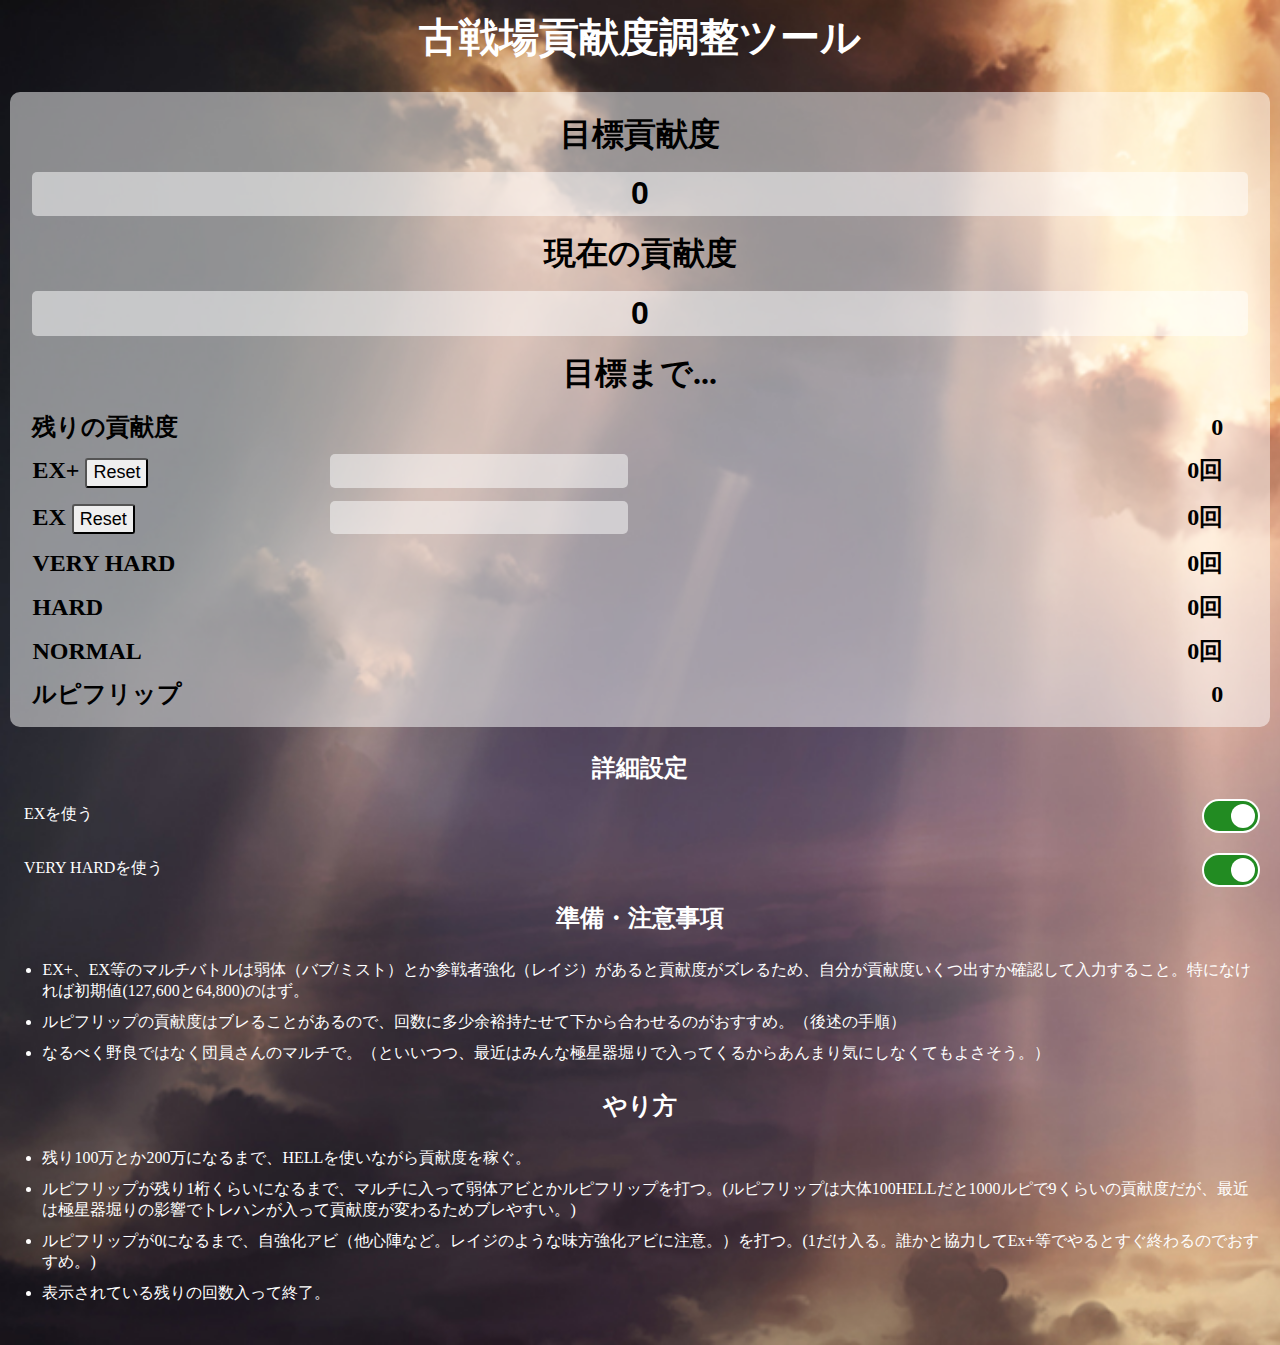
<file: index.html>
<head>
    <meta name="viewport" content="width=device-width,initial-scale=1.0">
    <link rel="stylesheet" href="css/common.css">
    <script src="https://code.jquery.com/jquery-3.7.1.js" integrity="sha256-eKhayi8LEQwp4NKxN+CfCh+3qOVUtJn3QNZ0TciWLP4=" crossorigin="anonymous"></script>
    <script src="js/index.js"></script>
    <title>古戦場貢献度調整ツール</title>
</head>
<body>
    <h1>古戦場貢献度調整ツール</h1>
    <div class="main_contents_wrap">
        <div class="block-title">
            <p>目標貢献度</p>
        </div>
        <div class="block-data">
            <input type="text" name="target_kkd" value="0" class="format-digit">
        </div>
        <div class="block-title">
            <p>現在の貢献度</p>
        </div>
        <div class="block-data">
            <input type="text" name="current_kkd" value="0" class="format-digit">
        </div>
        <div class="block-title">
            <p>目標まで...</p>
        </div>
        <div class="result">
            <span class="inline-title">残りの貢献度</span>
            <span class="inline-data">
                <span id="rest">0</span>
            </span>
        </div>
        <div class="result">
            <span class="inline-title">
                EX+
                <input type="text" name="explus_kkd" value="" class="format-digit">
                <button id="reset_button_explus">Reset</button>
            </span>
            <span class="inline-data">
                <span id="explus">0</span>回
            </span>
        </div>
        <div class="result">
            <span class="inline-title">
                EX
                <input type="text" name="ex_kkd" value="" class="format-digit">
                <button id="reset_button_ex">Reset</button>
            </span>

            <span class="inline-data">
                <span id="ex">0</span>回
            </span>
        </div>
        <div class="result">
            <span class="inline-title">VERY HARD</span>
            <span class="inline-data">
                <span id="very_hard">0</span>回
            </span>
        </div>
        <div class="result">
            <span class="inline-title">HARD</span>
            <span class="inline-data">
                <span id="hard">0</span>回
            </span>
        </div>
        <div class="result">
            <span class="inline-title">NORMAL</span>
            <span class="inline-data">
                <span id="normal">0</span>回
            </span>
        </div>
        <div class="result">
            <span class="inline-title">ルピフリップ</span>
            <span class="inline-data">
                <span id="rupi">0</span>
            </span>
        </div>
    </div>
    <div class="sub_contents_wrap">
        <h2>詳細設定</h2>
        <div class="setting_item">
            <div class="title">EXを使う</div>
            <div class="switch">
                <label for="ex_toggle" class="switch_label">
                    <input type="checkbox" id="ex_toggle" checked />
                    <span class="circle"></span>
                    <span class="base"></span>
                </label>
            </div>
        </div>
        <div class="setting_item">
            <div class="title">VERY HARDを使う</div>
            <div class="switch">
                <label for="very_hard_toggle" class="switch_label">
                    <input type="checkbox" id="very_hard_toggle" checked />
                    <span class="circle"></span>
                    <span class="base"></span>
                </label>
            </div>
        </div>
        <h2>準備・注意事項</h2>
        <ul>
            <li>EX+、EX等のマルチバトルは弱体（バブ/ミスト）とか参戦者強化（レイジ）があると貢献度がズレるため、自分が貢献度いくつ出すか確認して入力すること。特になければ初期値(127,600と64,800)のはず。</li>
            <li>ルピフリップの貢献度はブレることがあるので、回数に多少余裕持たせて下から合わせるのがおすすめ。（後述の手順）</li>
            <li>なるべく野良ではなく団員さんのマルチで。（といいつつ、最近はみんな極星器堀りで入ってくるからあんまり気にしなくてもよさそう。）</li>
        </ul>
        <h2>やり方</h2>
        <ul>
            <li>残り100万とか200万になるまで、HELLを使いながら貢献度を稼ぐ。</li>
            <li>ルピフリップが残り1桁くらいになるまで、マルチに入って弱体アビとかルピフリップを打つ。(ルピフリップは大体100HELLだと1000ルピで9くらいの貢献度だが、最近は極星器堀りの影響でトレハンが入って貢献度が変わるためブレやすい。)</li>
            <li>ルピフリップが0になるまで、自強化アビ（他心陣など。レイジのような味方強化アビに注意。）を打つ。(1だけ入る。誰かと協力してEx+等でやるとすぐ終わるのでおすすめ。)</li>
            <li>表示されている残りの回数入って終了。</li>
        </ul>


    </div>
</body>
</file>
<file: css/common.css>
body {
	background-image: url(../img/background.jpg);
	background-size: cover;
	background-repeat: no-repeat;
	max-width: 1280px;
	margin: 10px auto;
	font-family: "Verdana";
	touch-action: pan-x pan-y;
}

h1 {
	text-align: center;
	color: white;
	font-size: 40px;
}

h2 {
	color: white;
	text-align: center;
	font-size: 24px;
	margin: 5px 0 5px 0;
}

ul {
	padding-left: 1.4em;
}

li {
	color: white;
	padding-top: 5px;
	padding-bottom: 5px;
}

input {
	border: none;
	border-radius: 5px;
	background-color: rgba(255, 255, 255, 0.5);
	text-align: center;
	font-weight: bold;
}

input[type='checkbox'] {
	position: absolute;
	width: 0;
	height: 0;
}

.main_contents_wrap {
	background-color: rgba(255, 255, 255, 0.5);
	display: flex;
	flex-direction: column;
	border-radius: 10px;
	margin: 10px;
	padding: 10px;
}

.sub_contents_wrap {
	display: flex;
	flex-direction: column;
	border-radius: 10px;
	margin: 10px;
	padding: 10px;
}

.main_contents_wrap > div{
	width: 98%;
	margin: 5px auto;
}

.main_contents_wrap input {
	width: 100%;
}

.result {
	width: 100%;
	display: flex;
	flex-direction: row;
	justify-content: stretch;
	line-height: 1.4em;
	font-size: 24px;
	font-weight: bold;
}

.block-title {
	text-align: center;
}

.block-title p {
	font-weight: bold;
	font-size: 32px;
	line-height: 1.4em;
	margin: 5px auto;
}

.block-data {
	text-align: center;
}

.block-data input[type="text"] {
	height: 1.4em;
	font-size: 32px;
	font-weight: bold;
	text-align: center;
}

.block-data p {
	line-height: 1.4em;
	font-size: 32px;
	font-weight: bold;
}

.inline-title {
	width: 49%;
	text-align: left;
}
.inline-title>input {
	width: 50%;
	height: 1.4em;
	font-size: inherit;
	float: right;
}

.inline-data {
	width: 49%;
	text-align: right;
}

.setting_item {
	margin: 10px 0 10px 0;
	color: white;
	vertical-align: middle;
}

.setting_item > .title {
	display: flex;
	justify-content: center;
	height: 30px;
	line-height: 30px;
	position: relative;
	float: left;
	vertical-align: middle;
}

.switch_label {
	display: flex;
	align-items: center;
}

input[type='checkbox'] {
	position: absolute;
	width: 0;
	height: 0;
}

.base {
	width: 54px;
	border: white 2px solid;
	border-radius: 21px;
	height: 30px;
	background-color: dimgray;
}

.title {
	margin-left: 4px;
}

.switch {
	position: relative;
	float: right;
}

.circle {
	position: absolute;
	top: 5px;
	left: 5px;
	width: 24px;
	height: 24px;
	border-radius: 12px;
	background-color: white;
}

input:checked ~ .base {
	background-color: forestgreen;
}

input:checked ~ .circle {
	transform: translateX(100%);
	background-color: white;
}

#reset_button_explus,
#reset_button_ex {
	margin-top: 3px;
	margin-bottom: 3px;
	height: 30px;
	font-size: 18px;
	vertical-align: middle;
	border-radius: 3px;
}
</file>
